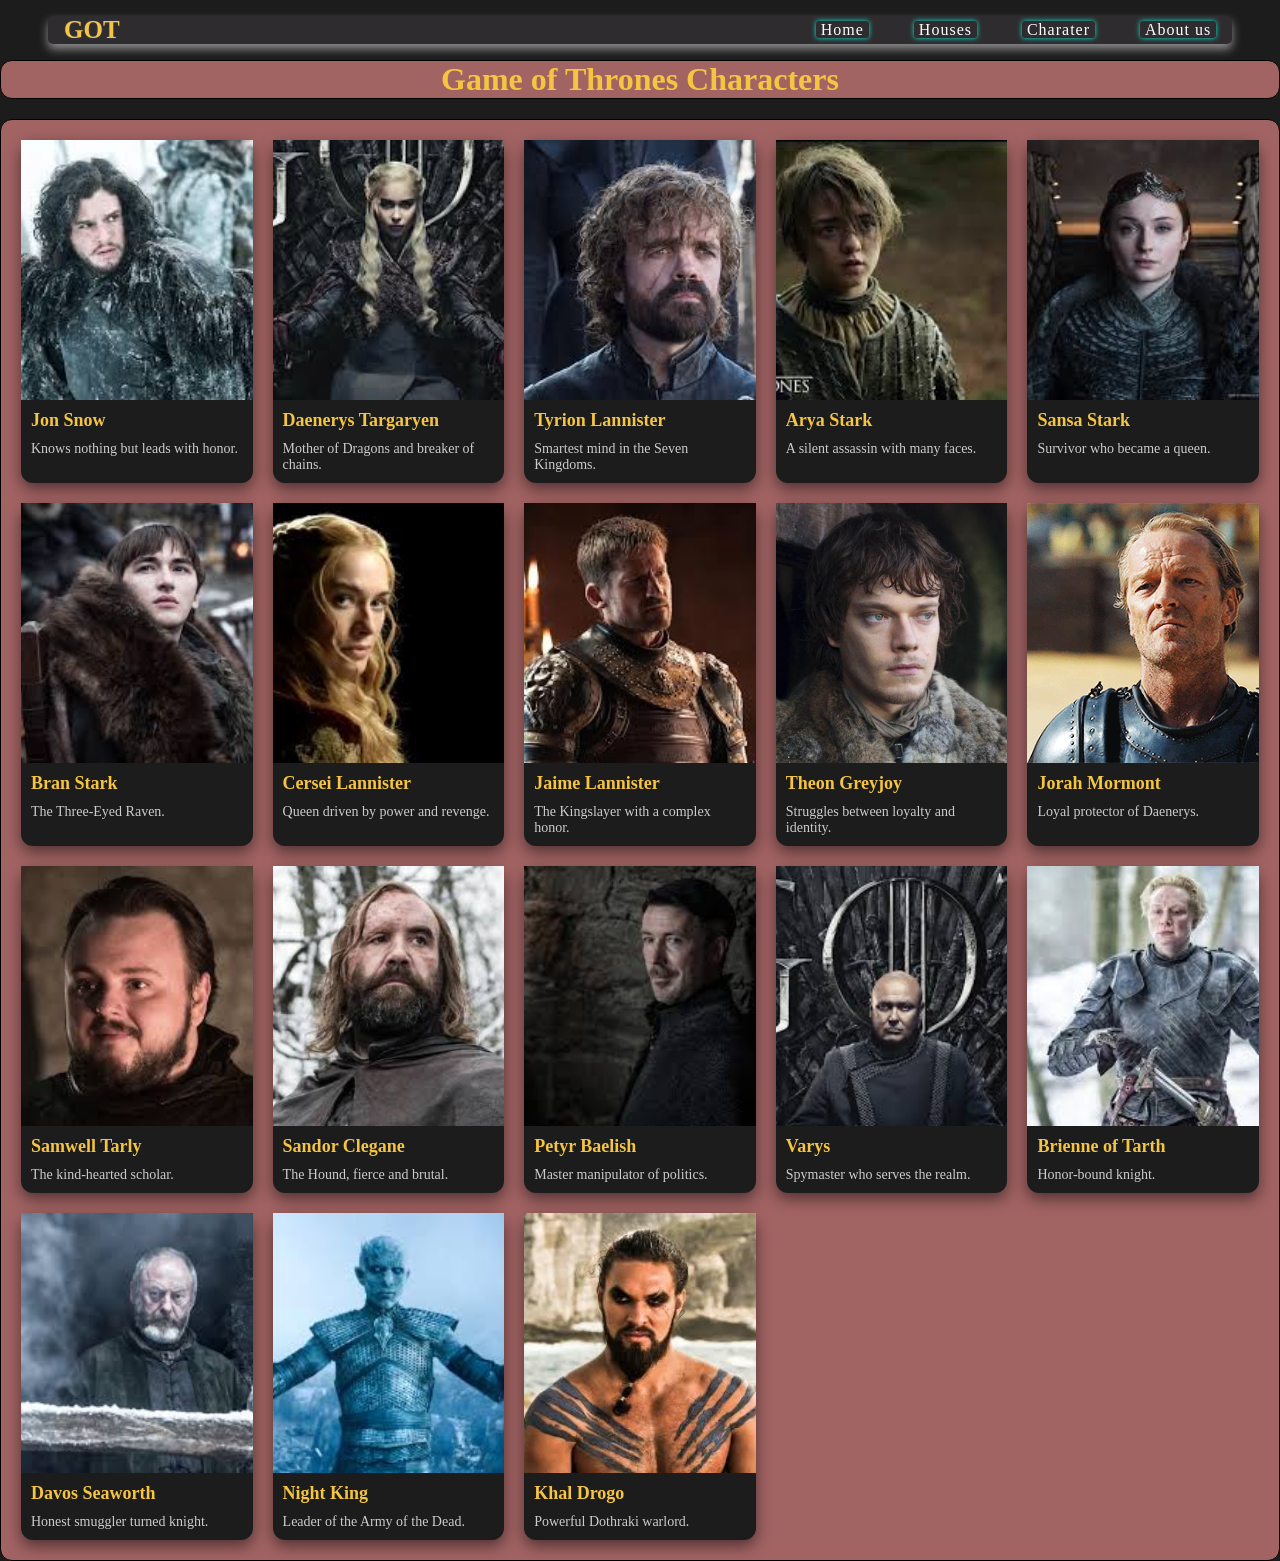
<file: charater.html>
<!DOCTYPE html>
<html lang="en">

<head>
  <meta charset="UTF-8">
  <title>Game of Thrones Characters</title>
  <link rel="stylesheet" href="./CSS/charater.css">
</head>

<body>
  <header>
        <nav>
            <div class="logo">GOT</div>
            <ul>
                <li><a href="./index.html">Home</a></li>
                <li><a href="./House.html">Houses</a></li>
                <li><a href="./charater.html">Charater</a></li>
                <li><a href="#">About us</a></li>
            </ul>
            <div class="nav-mob">
                <i class="ph-fill ph-dots-three-circle-vertical"></i>
            </div>
        </nav>
    </header>
  <h1>Game of Thrones Characters</h1>

  <div class="container">

    <div class="card">
      <img src="./ASSATS/Jon Snow.jpg" alt="">
      <h2>Jon Snow</h2>
      <p>Knows nothing but leads with honor.</p>
    </div>

    <div class="card">
      <img src="./ASSATS/Daenerys.jpg" alt="">
      <h2>Daenerys Targaryen</h2>
      <p>Mother of Dragons and breaker of chains.</p>
    </div>

    <div class="card">
      <img src="./ASSATS/Tyrion.jpg" alt="">
      <h2>Tyrion Lannister</h2>
      <p>Smartest mind in the Seven Kingdoms.</p>
    </div>

    <div class="card">
      <img src="./ASSATS/Arya Stark.jpg" alt="">
      <h2>Arya Stark</h2>
      <p>A silent assassin with many faces.</p>
    </div>

    <div class="card">
      <img src="./ASSATS/Sansa Stark.jpg" alt="">
      <h2>Sansa Stark</h2>
      <p>Survivor who became a queen.</p>
    </div>

    <div class="card">
      <img src="./ASSATS/Bran Stark.jpg" alt="">
      <h2>Bran Stark</h2>
      <p>The Three-Eyed Raven.</p>
    </div>

    <div class="card">
      <img src="./ASSATS/Cersei Lannister.jpg" alt="">
      <h2>Cersei Lannister</h2>
      <p>Queen driven by power and revenge.</p>
    </div>

    <div class="card">
      <img src="./ASSATS/Jaime Lannister.jpg" alt="">
      <h2>Jaime Lannister</h2>
      <p>The Kingslayer with a complex honor.</p>
    </div>

    <div class="card">
      <img src="./ASSATS/Theon Greyjoy.jpg" alt="">
      <h2>Theon Greyjoy</h2>
      <p>Struggles between loyalty and identity.</p>
    </div>

    <div class="card">
      <img src="./ASSATS/Jorah Mormont.gif" alt="">
      <h2>Jorah Mormont</h2>
      <p>Loyal protector of Daenerys.</p>
    </div>

    <div class="card">
      <img src="./ASSATS/Samwell Tarly.jpg" alt="">
      <h2>Samwell Tarly</h2>
      <p>The kind-hearted scholar.</p>
    </div>

    <div class="card">
      <img src="./ASSATS/Sandor Clegane.jpg" alt="">
      <h2>Sandor Clegane</h2>
      <p>The Hound, fierce and brutal.</p>
    </div>

    <div class="card">
      <img src="./ASSATS/Petyr Baelish.jpg" alt="">
      <h2>Petyr Baelish</h2>
      <p>Master manipulator of politics.</p>
    </div>

    <div class="card">
      <img src="./ASSATS/Varys.jpg" alt="">
      <h2>Varys</h2>
      <p>Spymaster who serves the realm.</p>
    </div>

    <div class="card">
      <img src="./ASSATS/Brienne of Tarth.jpg" alt="">
      <h2>Brienne of Tarth</h2>
      <p>Honor-bound knight.</p>
    </div>

    <div class="card">
      <img src="./ASSATS/Davos Seaworth.jpg" alt="">
      <h2>Davos Seaworth</h2>
      <p>Honest smuggler turned knight.</p>
    </div>

    <div class="card">
      <img src="./ASSATS/The Night King.jpg" alt="Night King">
      <h2>Night King</h2>
      <p>Leader of the Army of the Dead.</p>
    </div>

    <div class="card">
      <img src="./ASSATS/Khal Drogo.jpg" alt="Khal Drogo">
      <h2>Khal Drogo</h2>
      <p>Powerful Dothraki warlord.</p>
    </div>

  </div>
</body>

</html>
</file>
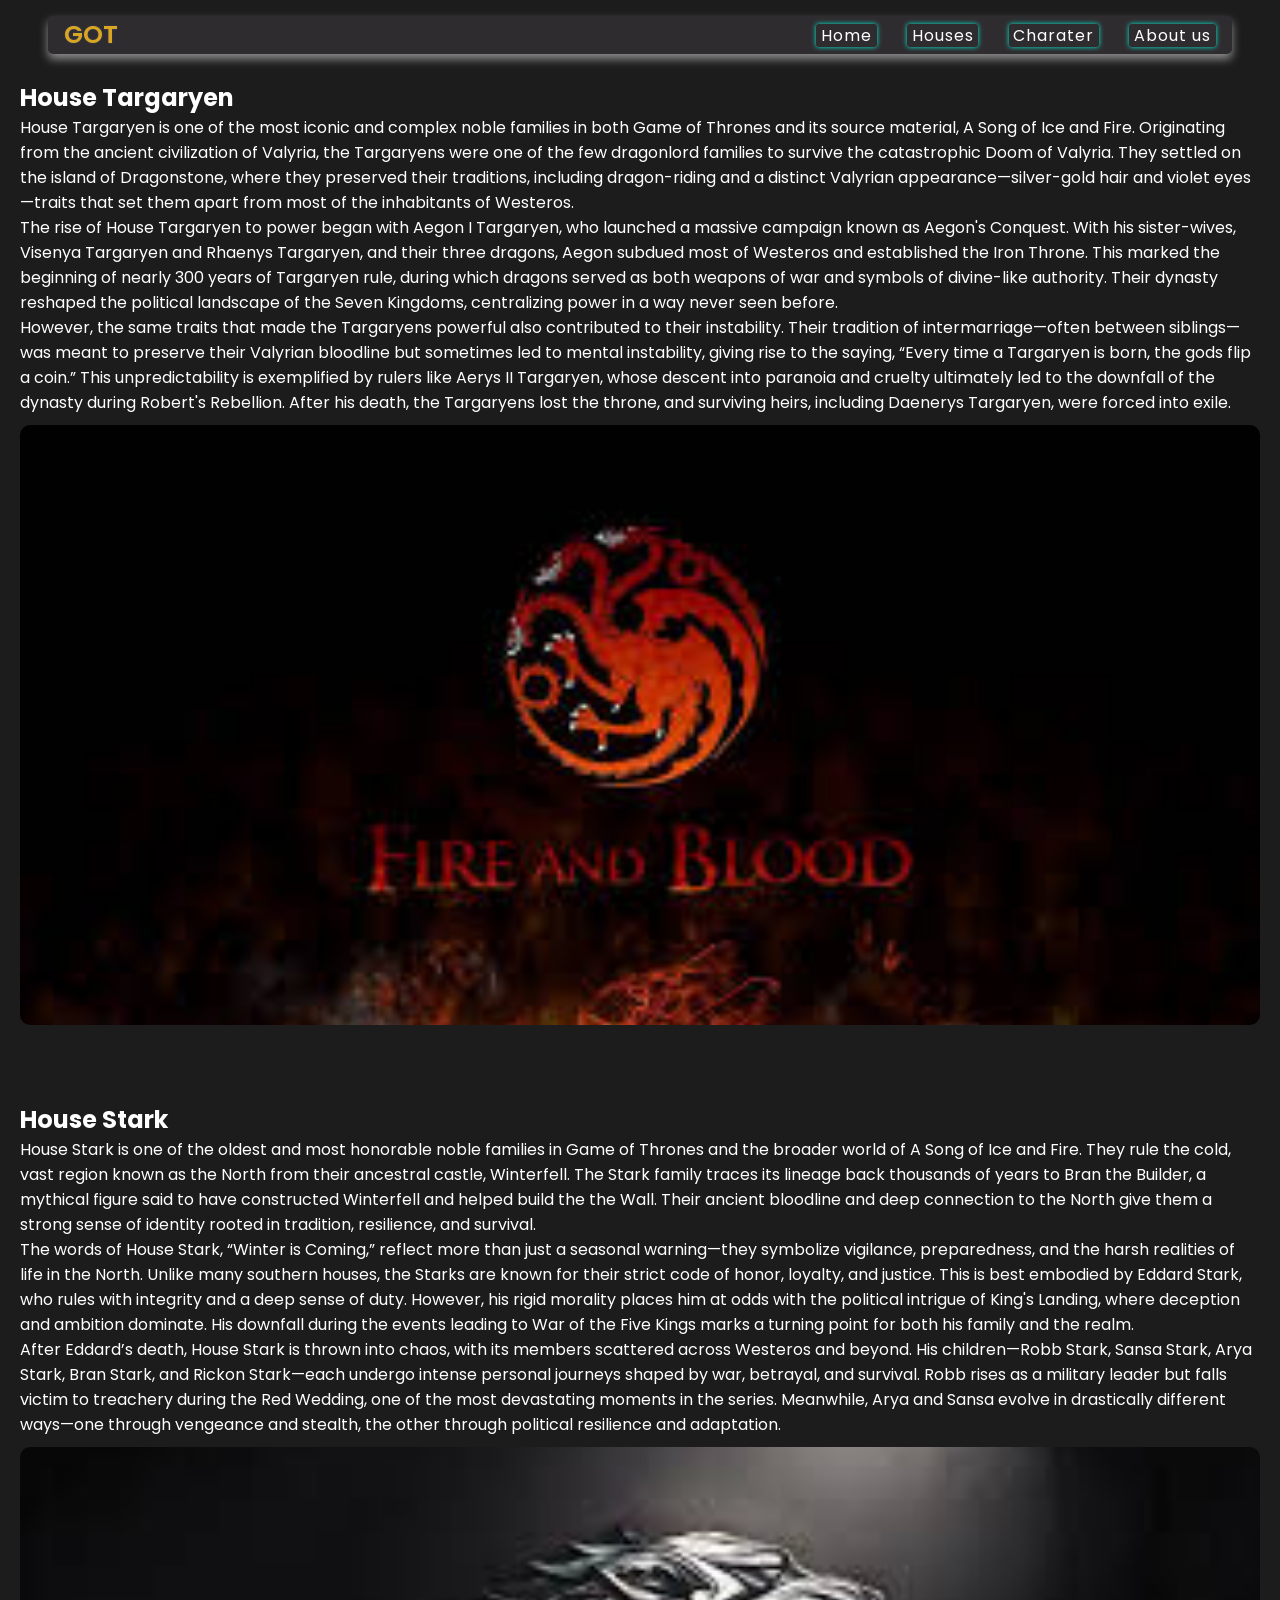
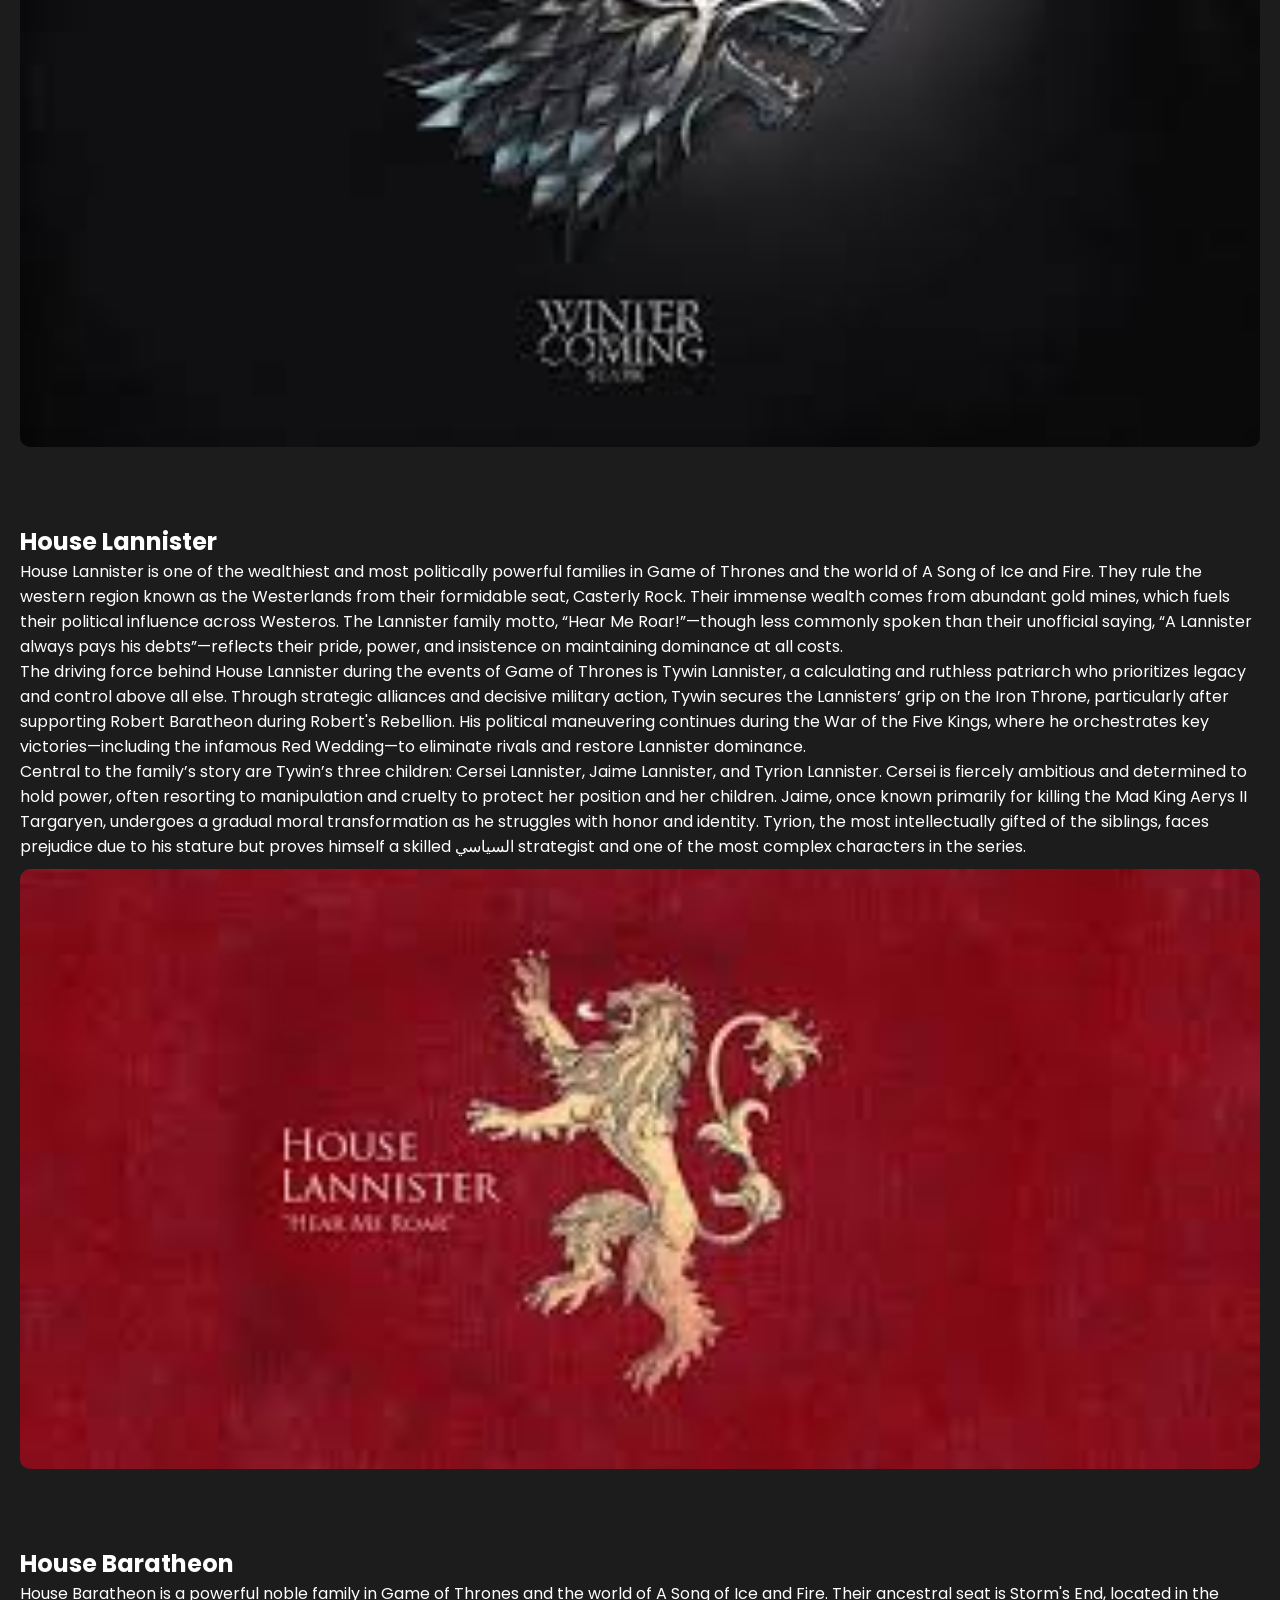
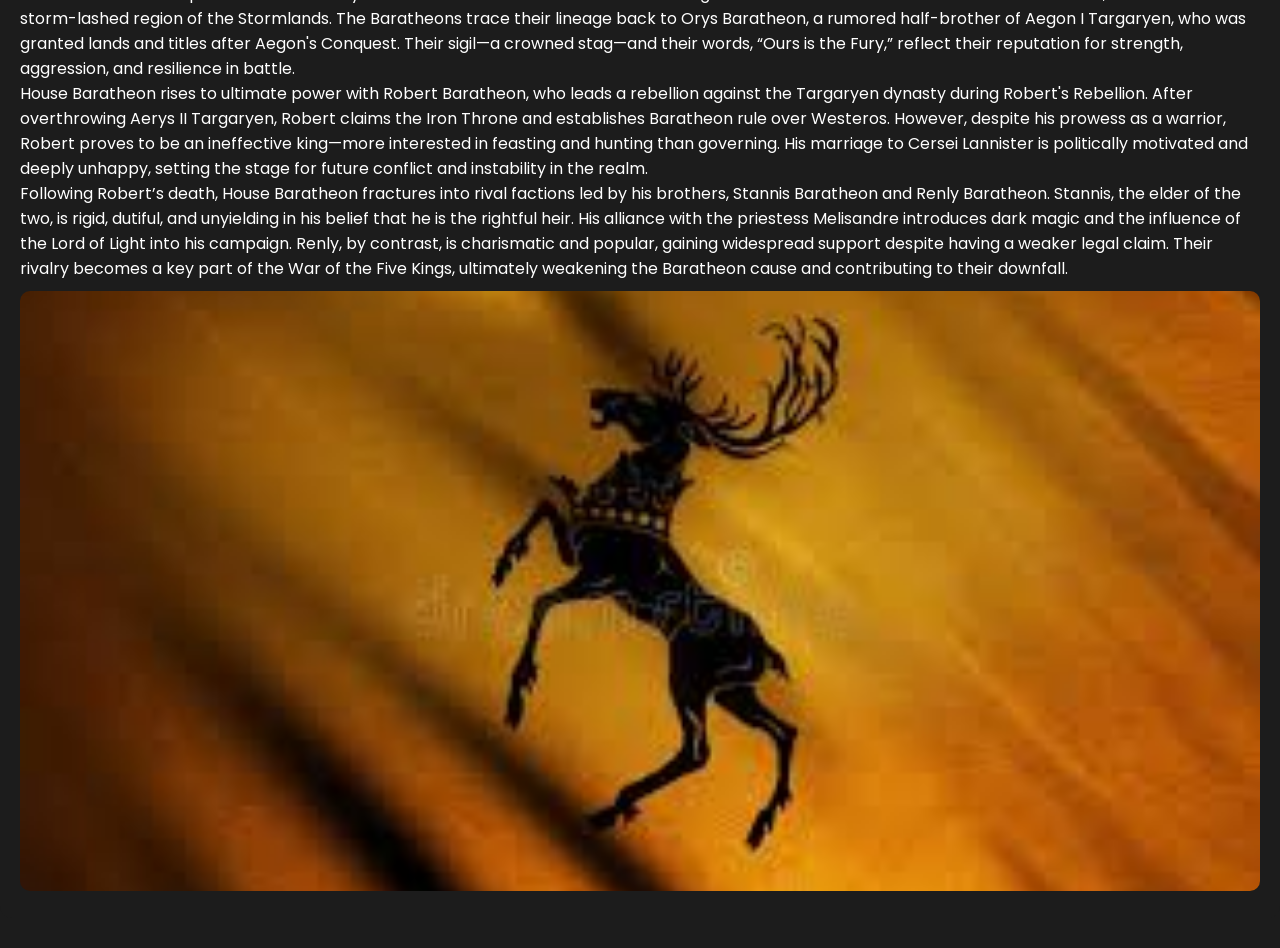
<file: House.html>
<!DOCTYPE html>
<html lang="en">

<head>
    <meta charset="UTF-8">
    <meta name="viewport" content="width=device-width, initial-scale=1.0">
    <title>Houses</title>
    <link rel="stylesheet" href="./CSS/House.css">
</head>

<body>
    <header>
        <nav>
            <div class="logo">GOT</div>
            <ul>
                <li><a href="./index.html">Home</a></li>
                <li><a href="./House.html">Houses</a></li>
                <li><a href="./charater.html">Charater</a></li>
                <li><a href="#">About us</a></li>
            </ul>
            <div class="nav-mob">
                <i class="ph-fill ph-dots-three-circle-vertical"></i>
            </div>
        </nav>
    </header>
    <section>
        <div class="House">
            <h1>House Targaryen</h1>
            <p>
                House Targaryen is one of the most iconic and complex noble families in both Game of Thrones and its
                source material, A Song of Ice and Fire. Originating from the ancient civilization of Valyria, the
                Targaryens were one of the few dragonlord families to survive the catastrophic Doom of Valyria. They
                settled on the island of Dragonstone, where they preserved their traditions, including dragon-riding
                and a distinct Valyrian appearance—silver-gold hair and violet eyes—traits that set them apart from
                most of the inhabitants of Westeros.
            </p>
            <p>
                The rise of House Targaryen to power began with Aegon I Targaryen, who launched a massive campaign
                known as Aegon's Conquest. With his sister-wives, Visenya Targaryen and Rhaenys Targaryen, and their
                three dragons, Aegon subdued most of Westeros and established the Iron Throne. This marked the
                beginning of nearly 300 years of Targaryen rule, during which dragons served as both weapons of war
                and symbols of divine-like authority. Their dynasty reshaped the political landscape of the Seven
                Kingdoms, centralizing power in a way never seen before.
            </p>
            <p>
                However, the same traits that made the Targaryens powerful also contributed to their instability.
                Their tradition of intermarriage—often between siblings—was meant to preserve their Valyrian
                bloodline but sometimes led to mental instability, giving rise to the saying, “Every time a
                Targaryen is born, the gods flip a coin.” This unpredictability is exemplified by rulers like Aerys
                II Targaryen, whose descent into paranoia and cruelty ultimately led to the downfall of the dynasty
                during Robert's Rebellion. After his death, the Targaryens lost the throne, and surviving heirs,
                including Daenerys Targaryen, were forced into exile.
            </p>
            <img src="./ASSATS/House-Targaryen.jpg" alt="">
        </div>
        <div class="House">
            <h1>House Stark</h1>

            <p>
                House Stark is one of the oldest and most honorable noble families in Game of Thrones and the
                broader world of A Song of Ice and Fire. They rule the cold, vast region known as the North from
                their ancestral castle, Winterfell. The Stark family traces its lineage back thousands of years to
                Bran the Builder, a mythical figure said to have constructed Winterfell and helped build the the
                Wall. Their ancient bloodline and deep connection to the North give them a strong sense of identity
                rooted in tradition, resilience, and survival.
            </p>

            <p>
                The words of House Stark, “Winter is Coming,” reflect more than just a seasonal warning—they
                symbolize vigilance, preparedness, and the harsh realities of life in the North. Unlike many
                southern houses, the Starks are known for their strict code of honor, loyalty, and justice. This is
                best embodied by Eddard Stark, who rules with integrity and a deep sense of duty. However, his rigid
                morality places him at odds with the political intrigue of King's Landing, where deception and
                ambition dominate. His downfall during the events leading to War of the Five Kings marks a turning
                point for both his family and the realm.
            </p>

            <p>
                After Eddard’s death, House Stark is thrown into chaos, with its members scattered across Westeros
                and beyond. His children—Robb Stark, Sansa Stark, Arya Stark, Bran Stark, and Rickon Stark—each
                undergo intense personal journeys shaped by war, betrayal, and survival. Robb rises as a military
                leader but falls victim to treachery during the Red Wedding, one of the most devastating moments in
                the series. Meanwhile, Arya and Sansa evolve in drastically different ways—one through vengeance and
                stealth, the other through political resilience and adaptation.
            </p>
            <img src="./ASSATS/house-Stark.jpg" alt="">
        </div>
        <div class="House">
            <h1>House Lannister</h1>
            <p>
                House Lannister is one of the wealthiest and most politically powerful families in Game of Thrones
                and the world of A Song of Ice and Fire. They rule the western region known as the Westerlands from
                their formidable seat, Casterly Rock. Their immense wealth comes from abundant gold mines, which
                fuels their political influence across Westeros. The Lannister family motto, “Hear Me Roar!”—though
                less commonly spoken than their unofficial saying, “A Lannister always pays his debts”—reflects
                their pride, power, and insistence on maintaining dominance at all costs.
            </p>

            <p>
                The driving force behind House Lannister during the events of Game of Thrones is Tywin Lannister, a
                calculating and ruthless patriarch who prioritizes legacy and control above all else. Through
                strategic alliances and decisive military action, Tywin secures the Lannisters’ grip on the Iron
                Throne, particularly after supporting Robert Baratheon during Robert's Rebellion. His political
                maneuvering continues during the War of the Five Kings, where he orchestrates key
                victories—including the infamous Red Wedding—to eliminate rivals and restore Lannister dominance.
            </p>

            <p>
                Central to the family’s story are Tywin’s three children: Cersei Lannister, Jaime Lannister, and
                Tyrion Lannister. Cersei is fiercely ambitious and determined to hold power, often resorting to
                manipulation and cruelty to protect her position and her children. Jaime, once known primarily for
                killing the Mad King Aerys II Targaryen, undergoes a gradual moral transformation as he struggles
                with honor and identity. Tyrion, the most intellectually gifted of the siblings, faces prejudice due
                to his stature but proves himself a skilled السياسي strategist and one of the most complex
                characters in the series.
            </p>
            <img src="./ASSATS/House Lannister.jpg" alt="">

        </div>
        <div class="House">
            <h1>House Baratheon</h1>

            <p>
                House Baratheon is a powerful noble family in Game of Thrones and the world of A Song of Ice and
                Fire. Their ancestral seat is Storm's End, located in the storm-lashed region of the Stormlands. The
                Baratheons trace their lineage back to Orys Baratheon, a rumored half-brother of Aegon I Targaryen,
                who was granted lands and titles after Aegon's Conquest. Their sigil—a crowned stag—and their words,
                “Ours is the Fury,” reflect their reputation for strength, aggression, and resilience in battle.
            </p>

            <p>
                House Baratheon rises to ultimate power with Robert Baratheon, who leads a rebellion against the
                Targaryen dynasty during Robert's Rebellion. After overthrowing Aerys II Targaryen, Robert claims
                the Iron Throne and establishes Baratheon rule over Westeros. However, despite his prowess as a
                warrior, Robert proves to be an ineffective king—more interested in feasting and hunting than
                governing. His marriage to Cersei Lannister is politically motivated and deeply unhappy, setting the
                stage for future conflict and instability in the realm.
            </p>

            <p>
                Following Robert’s death, House Baratheon fractures into rival factions led by his brothers, Stannis
                Baratheon and Renly Baratheon. Stannis, the elder of the two, is rigid, dutiful, and unyielding in
                his belief that he is the rightful heir. His alliance with the priestess Melisandre introduces dark
                magic and the influence of the Lord of Light into his campaign. Renly, by contrast, is charismatic
                and popular, gaining widespread support despite having a weaker legal claim. Their rivalry becomes a
                key part of the War of the Five Kings, ultimately weakening the Baratheon cause and contributing to
                their downfall.
            </p>
            <img src="./ASSATS/House-Baratheon.jpg" alt="">
        </div>
    </section>
</body>

</html>
</file>
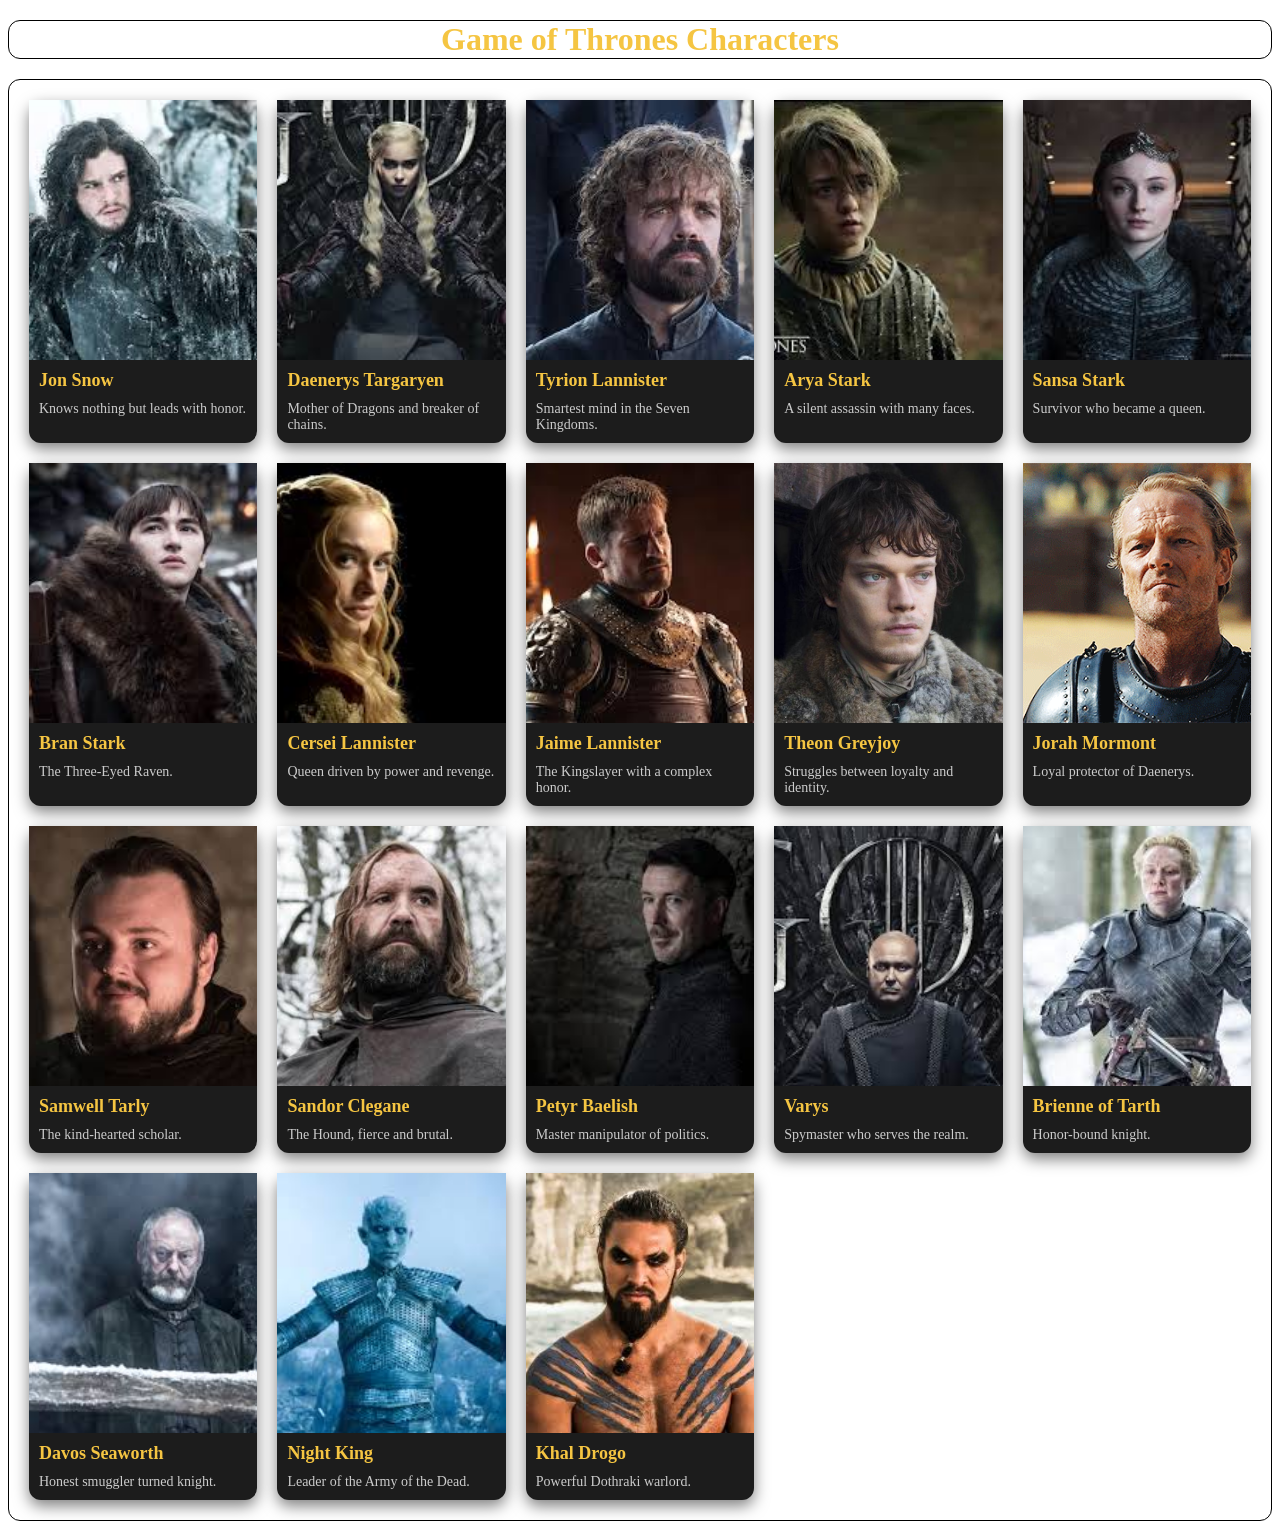
<file: PAGES/charater.html>
<!DOCTYPE html>
<html lang="en">
<head>
  <meta charset="UTF-8">
  <title>Game of Thrones Characters</title>
  <link rel="stylesheet" href="./charater.css">
</head>
<body>

  <h1>Game of Thrones Characters</h1>

  <div class="container">

    <div class="card">
      <img src="./ASSATS/Jon Snow.jpg" alt="">
      <h2>Jon Snow</h2>
      <p>Knows nothing but leads with honor.</p>
    </div>

    <div class="card">
      <img src="./ASSATS/Daenerys.jpg" alt="">
      <h2>Daenerys Targaryen</h2>
      <p>Mother of Dragons and breaker of chains.</p>
    </div>

    <div class="card">
      <img src="./ASSATS/Tyrion.jpg" alt="">
      <h2>Tyrion Lannister</h2>
      <p>Smartest mind in the Seven Kingdoms.</p>
    </div>

    <div class="card">
      <img src="./ASSATS/Arya Stark.jpg" alt="">
      <h2>Arya Stark</h2>
      <p>A silent assassin with many faces.</p>
    </div>

    <div class="card">
      <img src="./ASSATS/Sansa Stark.jpg" alt="">
      <h2>Sansa Stark</h2>
      <p>Survivor who became a queen.</p>
    </div>

    <div class="card">
      <img src="./ASSATS/Bran Stark.jpg" alt="">
      <h2>Bran Stark</h2>
      <p>The Three-Eyed Raven.</p>
    </div>

    <div class="card">
      <img src="./ASSATS/Cersei Lannister.jpg" alt="">
      <h2>Cersei Lannister</h2>
      <p>Queen driven by power and revenge.</p>
    </div>

    <div class="card">
      <img src="./ASSATS/Jaime Lannister.jpg" alt="">
      <h2>Jaime Lannister</h2>
      <p>The Kingslayer with a complex honor.</p>
    </div>

    <div class="card">
      <img src="./ASSATS/Theon Greyjoy.jpg" alt="">
      <h2>Theon Greyjoy</h2>
      <p>Struggles between loyalty and identity.</p>
    </div>

    <div class="card">
      <img src="./ASSATS/Jorah Mormont.gif" alt="">
      <h2>Jorah Mormont</h2>
      <p>Loyal protector of Daenerys.</p>
    </div>

    <div class="card">
      <img src="./ASSATS/Samwell Tarly.jpg" alt="">
      <h2>Samwell Tarly</h2>
      <p>The kind-hearted scholar.</p>
    </div>

    <div class="card">
      <img src="./ASSATS/Sandor Clegane.jpg" alt="">
      <h2>Sandor Clegane</h2>
      <p>The Hound, fierce and brutal.</p>
    </div>

    <div class="card">
      <img src="./ASSATS/Petyr Baelish.jpg" alt="">
      <h2>Petyr Baelish</h2>
      <p>Master manipulator of politics.</p>
    </div>

    <div class="card">
      <img src="./ASSATS/Varys.jpg" alt="">
      <h2>Varys</h2>
      <p>Spymaster who serves the realm.</p>
    </div>

    <div class="card">
      <img src="./ASSATS/Brienne of Tarth.jpg" alt="">
      <h2>Brienne of Tarth</h2>
      <p>Honor-bound knight.</p>
    </div>

    <div class="card">
      <img src="./ASSATS/Davos Seaworth.jpg" alt="">
      <h2>Davos Seaworth</h2>
      <p>Honest smuggler turned knight.</p>
    </div>

    <div class="card">
      <img src="./ASSATS/The Night King.jpg" alt="Night King">
      <h2>Night King</h2>
      <p>Leader of the Army of the Dead.</p>
    </div>

    <div class="card">
      <img src="./ASSATS/Khal Drogo.jpg" alt="Khal Drogo">
      <h2>Khal Drogo</h2>
      <p>Powerful Dothraki warlord.</p>
    </div>

  </div>

</body>
</html>
</file>
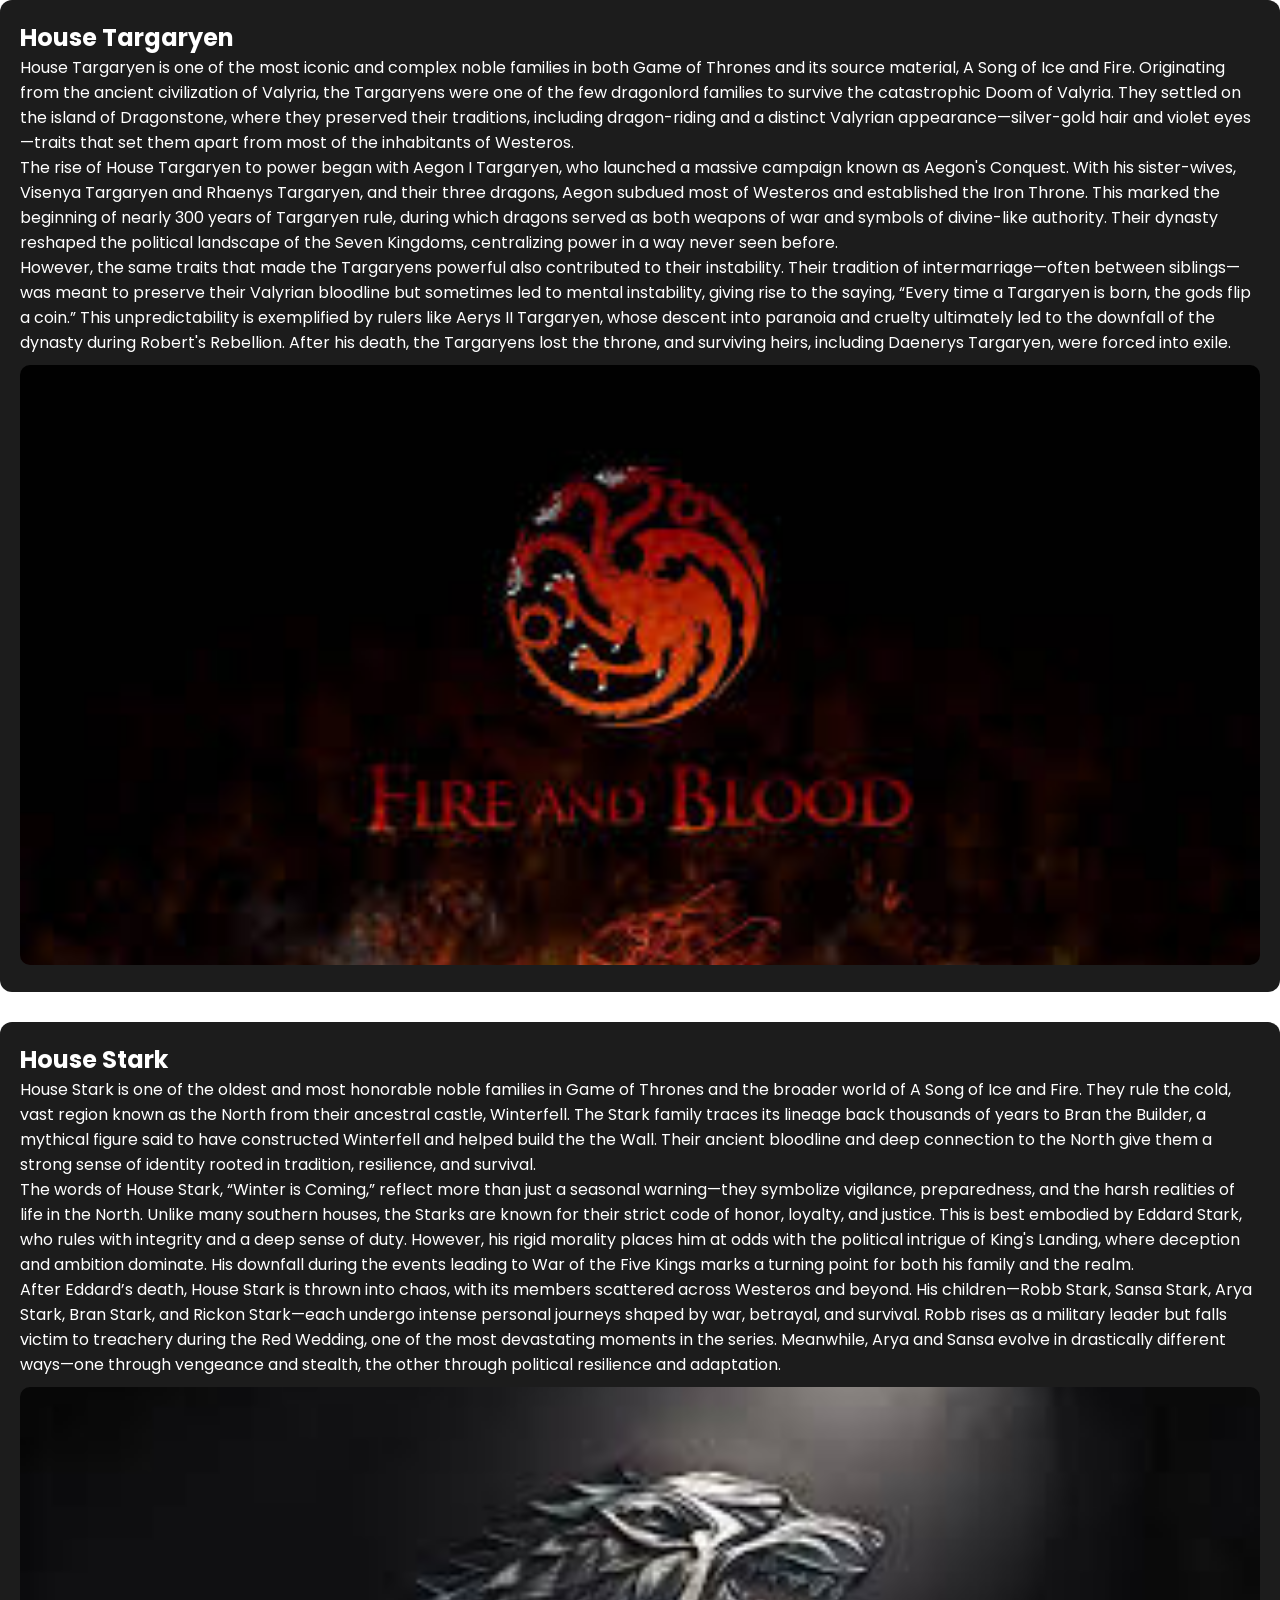
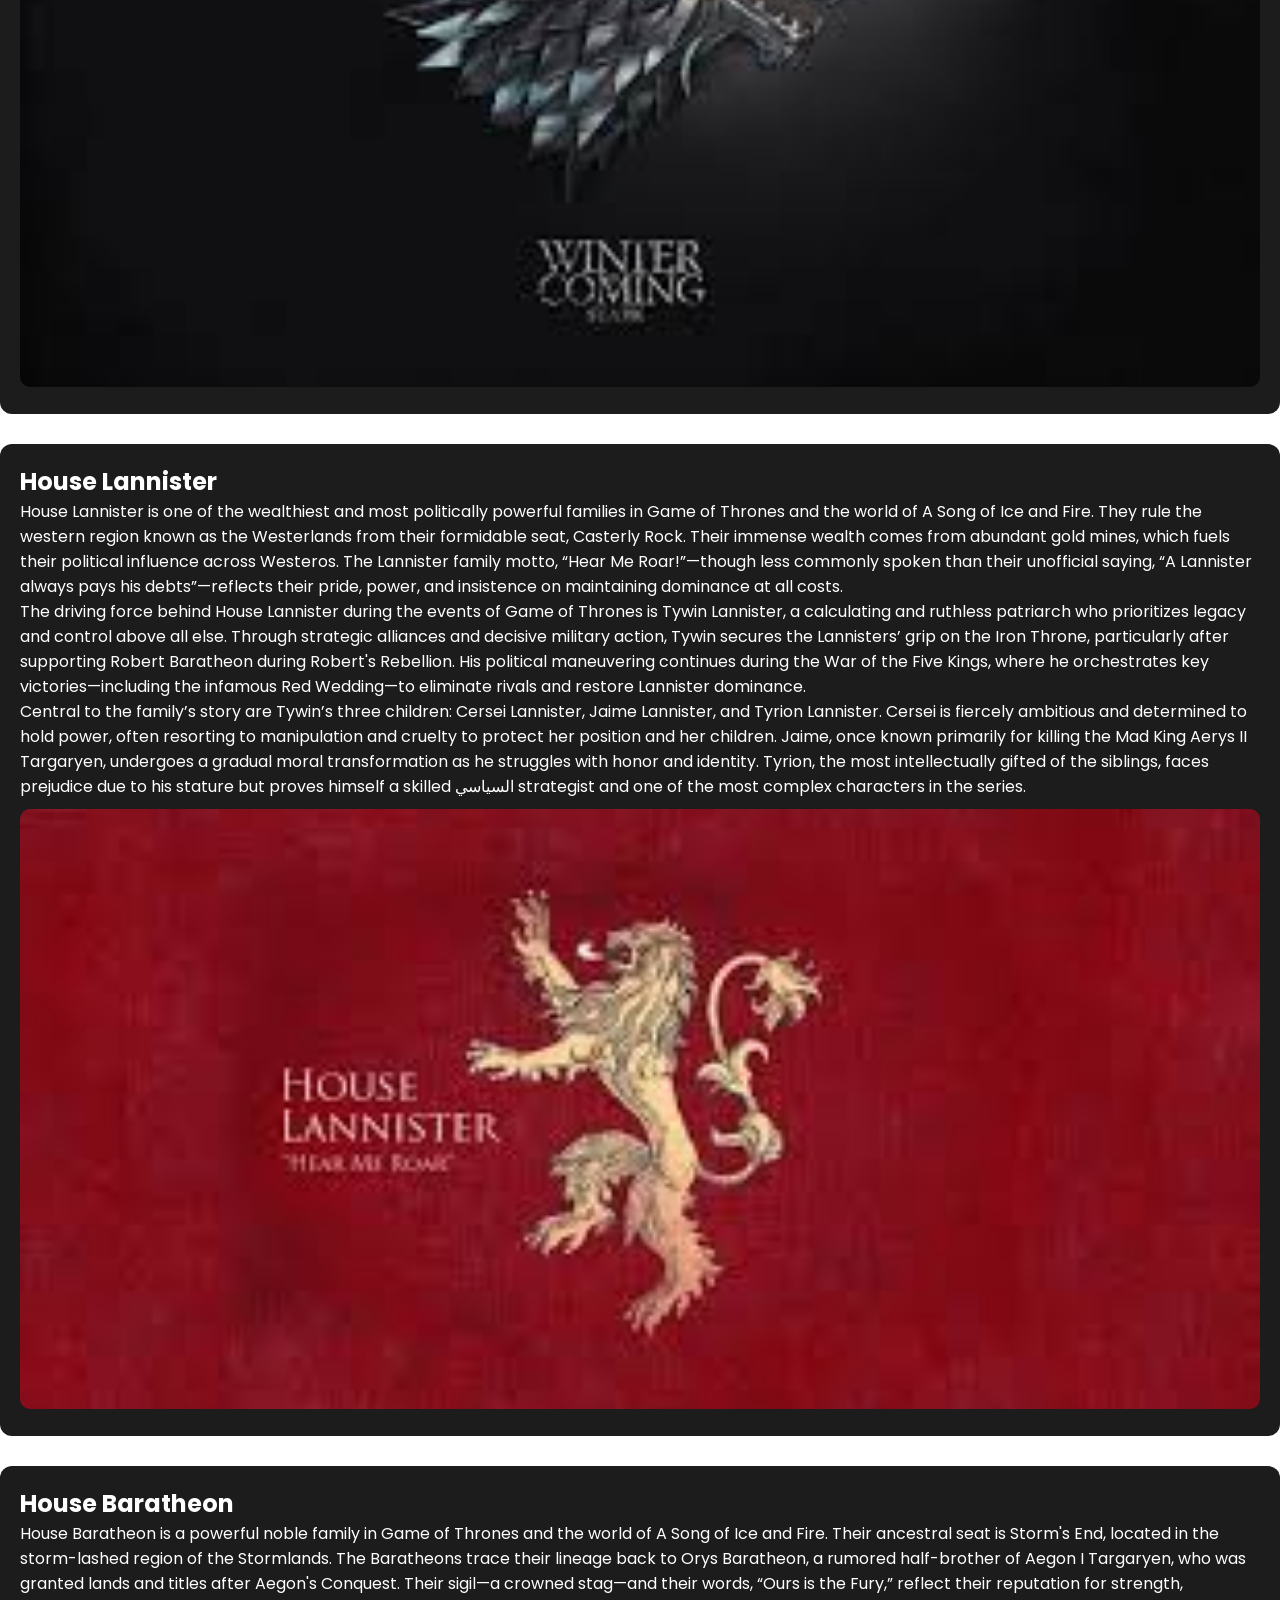
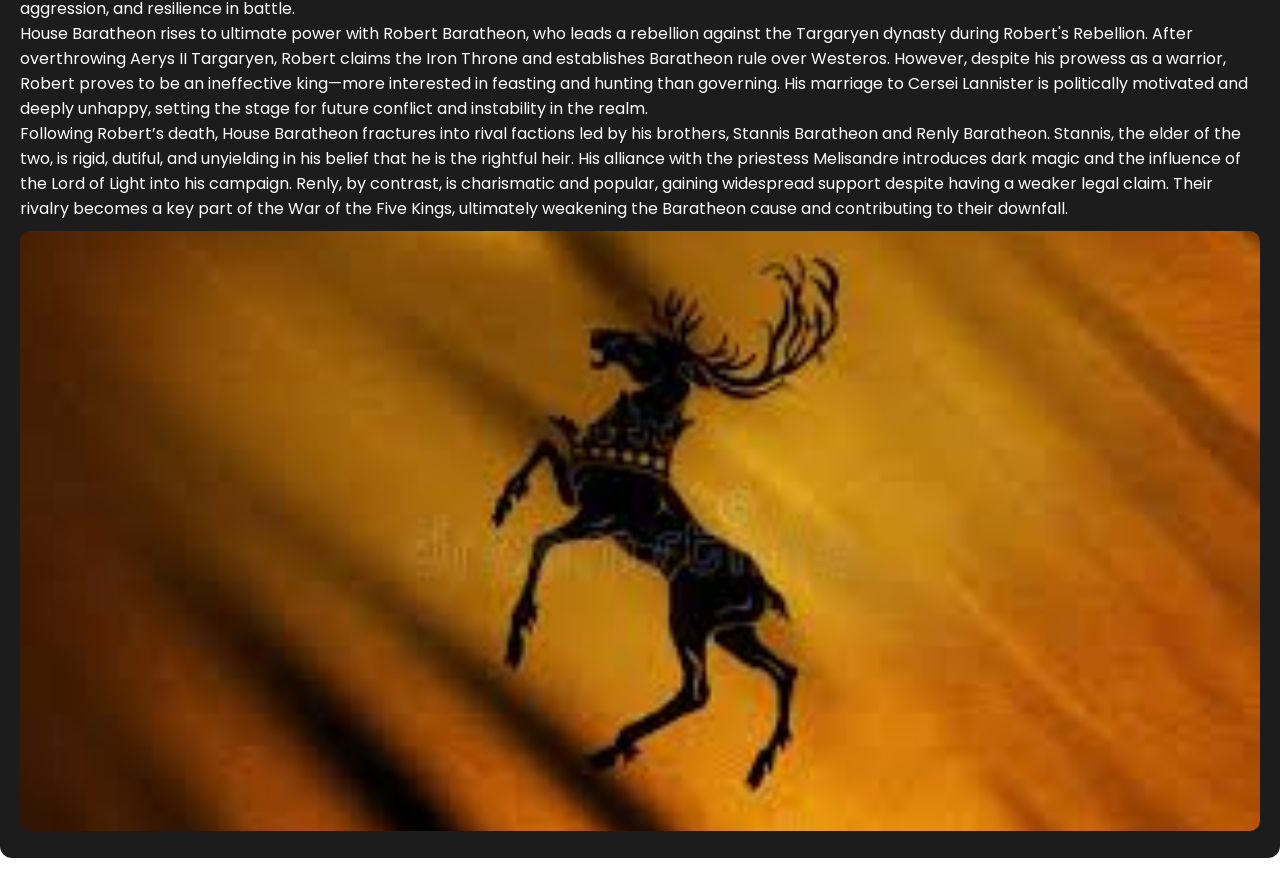
<file: PAGES/House.html>
<!DOCTYPE html>
<html lang="en">

<head>
    <meta charset="UTF-8">
    <meta name="viewport" content="width=device-width, initial-scale=1.0">
    <title>Houses</title>
    <link rel="stylesheet" href="./House.css">
</head>

<body>
    <section>
        <div class="House">
            <h1>House Targaryen</h1>
            <p>
               House Targaryen is one of the most iconic and complex noble families in both Game of Thrones and its source material, A Song of Ice and Fire. Originating from the ancient civilization of Valyria, the Targaryens were one of the few dragonlord families to survive the catastrophic Doom of Valyria. They settled on the island of Dragonstone, where they preserved their traditions, including dragon-riding and a distinct Valyrian appearance—silver-gold hair and violet eyes—traits that set them apart from most of the inhabitants of Westeros.
            </p>
            <p>
                The rise of House Targaryen to power began with Aegon I Targaryen, who launched a massive campaign known as Aegon's Conquest. With his sister-wives, Visenya Targaryen and Rhaenys Targaryen, and their three dragons, Aegon subdued most of Westeros and established the Iron Throne. This marked the beginning of nearly 300 years of Targaryen rule, during which dragons served as both weapons of war and symbols of divine-like authority. Their dynasty reshaped the political landscape of the Seven Kingdoms, centralizing power in a way never seen before.
            </p>
            <p>
               However, the same traits that made the Targaryens powerful also contributed to their instability. Their tradition of intermarriage—often between siblings—was meant to preserve their Valyrian bloodline but sometimes led to mental instability, giving rise to the saying, “Every time a Targaryen is born, the gods flip a coin.” This unpredictability is exemplified by rulers like Aerys II Targaryen, whose descent into paranoia and cruelty ultimately led to the downfall of the dynasty during Robert's Rebellion. After his death, the Targaryens lost the throne, and surviving heirs, including Daenerys Targaryen, were forced into exile.
            </p>
            <img src="./ASSATS/House-Targaryen.jpg" alt="">
        </div>
        <div class="House">
            <h1>House Stark</h1>

            <p>
                House Stark is one of the oldest and most honorable noble families in Game of Thrones and the broader world of A Song of Ice and Fire. They rule the cold, vast region known as the North from their ancestral castle, Winterfell. The Stark family traces its lineage back thousands of years to Bran the Builder, a mythical figure said to have constructed Winterfell and helped build the the Wall. Their ancient bloodline and deep connection to the North give them a strong sense of identity rooted in tradition, resilience, and survival.
            </p>

            <p>
                The words of House Stark, “Winter is Coming,” reflect more than just a seasonal warning—they symbolize vigilance, preparedness, and the harsh realities of life in the North. Unlike many southern houses, the Starks are known for their strict code of honor, loyalty, and justice. This is best embodied by Eddard Stark, who rules with integrity and a deep sense of duty. However, his rigid morality places him at odds with the political intrigue of King's Landing, where deception and ambition dominate. His downfall during the events leading to War of the Five Kings marks a turning point for both his family and the realm.
            </p>

            <p>
               After Eddard’s death, House Stark is thrown into chaos, with its members scattered across Westeros and beyond. His children—Robb Stark, Sansa Stark, Arya Stark, Bran Stark, and Rickon Stark—each undergo intense personal journeys shaped by war, betrayal, and survival. Robb rises as a military leader but falls victim to treachery during the Red Wedding, one of the most devastating moments in the series. Meanwhile, Arya and Sansa evolve in drastically different ways—one through vengeance and stealth, the other through political resilience and adaptation.
            </p>
            <img src="./ASSATS/house-Stark.jpg" alt="">
        </div>
        <div class="House">
            <h1>House Lannister</h1>
            <p>
                House Lannister is one of the wealthiest and most politically powerful families in Game of Thrones and the world of A Song of Ice and Fire. They rule the western region known as the Westerlands from their formidable seat, Casterly Rock. Their immense wealth comes from abundant gold mines, which fuels their political influence across Westeros. The Lannister family motto, “Hear Me Roar!”—though less commonly spoken than their unofficial saying, “A Lannister always pays his debts”—reflects their pride, power, and insistence on maintaining dominance at all costs.
            </p>

            <p>
               The driving force behind House Lannister during the events of Game of Thrones is Tywin Lannister, a calculating and ruthless patriarch who prioritizes legacy and control above all else. Through strategic alliances and decisive military action, Tywin secures the Lannisters’ grip on the Iron Throne, particularly after supporting Robert Baratheon during Robert's Rebellion. His political maneuvering continues during the War of the Five Kings, where he orchestrates key victories—including the infamous Red Wedding—to eliminate rivals and restore Lannister dominance.
            </p>

            <p>
                Central to the family’s story are Tywin’s three children: Cersei Lannister, Jaime Lannister, and Tyrion Lannister. Cersei is fiercely ambitious and determined to hold power, often resorting to manipulation and cruelty to protect her position and her children. Jaime, once known primarily for killing the Mad King Aerys II Targaryen, undergoes a gradual moral transformation as he struggles with honor and identity. Tyrion, the most intellectually gifted of the siblings, faces prejudice due to his stature but proves himself a skilled السياسي strategist and one of the most complex characters in the series.
            </p>
            <img src="./ASSATS/House Lannister.jpg" alt="">

        </div>
        <div class="House">
            <h1>House Baratheon</h1>

            <p>
                House Baratheon is a powerful noble family in Game of Thrones and the world of A Song of Ice and Fire. Their ancestral seat is Storm's End, located in the storm-lashed region of the Stormlands. The Baratheons trace their lineage back to Orys Baratheon, a rumored half-brother of Aegon I Targaryen, who was granted lands and titles after Aegon's Conquest. Their sigil—a crowned stag—and their words, “Ours is the Fury,” reflect their reputation for strength, aggression, and resilience in battle.
            </p>

            <p>
                House Baratheon rises to ultimate power with Robert Baratheon, who leads a rebellion against the Targaryen dynasty during Robert's Rebellion. After overthrowing Aerys II Targaryen, Robert claims the Iron Throne and establishes Baratheon rule over Westeros. However, despite his prowess as a warrior, Robert proves to be an ineffective king—more interested in feasting and hunting than governing. His marriage to Cersei Lannister is politically motivated and deeply unhappy, setting the stage for future conflict and instability in the realm.
            </p>

            <p>
                Following Robert’s death, House Baratheon fractures into rival factions led by his brothers, Stannis Baratheon and Renly Baratheon. Stannis, the elder of the two, is rigid, dutiful, and unyielding in his belief that he is the rightful heir. His alliance with the priestess Melisandre introduces dark magic and the influence of the Lord of Light into his campaign. Renly, by contrast, is charismatic and popular, gaining widespread support despite having a weaker legal claim. Their rivalry becomes a key part of the War of the Five Kings, ultimately weakening the Baratheon cause and contributing to their downfall.
            </p>
            <img src="./ASSATS/House-Baratheon.jpg" alt="">
        </div>
    </section>

</body>

</html>
</file>
<file: CSS/charater.css>
:root {
  --golden: #f5c542;
  --text: #ccc;
  --bg-color: #1c1c1c;
  --border: 1px solid black;
  --white: #ffffff;
  --golden-h: goldenrod;
}

* {
  margin: 0;
  padding: 0;
  box-sizing: border-box;
}

header {
    position: fixed;
    top: 1rem;
    width: 100%;
    padding: 0 3rem;
    z-index: 999;
    
}

nav {
    border-radius: 5px;
    display: flex;
    align-items: center;
    justify-content: space-between;
    padding: 0 1rem;
    color: var(--white);
    box-shadow: 0px 5px 10px rgba(255, 255, 255, 0.5);
    background-color: #2f2c2f;
}

nav .logo {
    font-size: 25px;
    font-weight: 600;
    color: var(--golden);
    text-shadow: 0 0 2px rgba(64, 78, 124, 0.832);
}

nav ul {
    list-style-type: none;
    display: flex;
    justify-content: space-between;
    align-items: center;
    height: 100%;
    width: 25rem;
    letter-spacing: 1px;
}

nav ul a {
    text-decoration: none;
    color: var(--white);
    border-radius: 3px;
    padding: 0 0.3rem;
    box-shadow: 0 0 5px rgba(0, 255, 229, 0.945);
}

:hover a {
    cursor: pointer;
}

.nav-mob {
    display: none;
}

@media (max-width:780px) {

    header {
        padding: 0 1rem;
    }

    nav {
        padding: 0 0.5rem;
    }

    nav ul {
        width: 25rem;
    }

}

@media (max-width:640px) {

    nav ul {
        display: none;
    }

    .nav-mob {
        display: block;
        font-size: 1.5rem;
    }
}

body {
  min-height: 100vh;
  width: 100%;
  margin-top: 60px;
  background-color: var(--bg-color);
}

h1 {
  text-align: center;
  margin: 20px 0;
  font-size: 32px;
  color: var(--golden);
  border: var(--border);
  border-radius: 12px;
  background-color: rgb(162, 99, 99);
}

.container {
  display: grid;
  grid-template-columns: repeat(auto-fit, minmax(220px, 1fr));
  gap: 20px;
  padding: 20px;
  border-radius: 12px;
  border: var(--border);
  background-color: rgb(162, 99, 99);
}

.card {
  background: var(--bg-color);
  border-radius: 12px;
  box-shadow: 0 6px 15px rgba(0, 0, 0, 0.5);
  transition: transform 0.3s ease;
}

.card:hover {
  transform: translateY(-10px);
}

.card img {
  width: 100%;
  height: 260px;
  object-fit: cover;
  display: block;
}

.card h2 {
  margin: 10px;
  font-size: 18px;
  color: var(--golden);
}

.card p {
  margin: 10px;
  font-size: 14px;
  color: var(--text);
}
</file>
<file: CSS/House.css>
@import url('https://fonts.googleapis.com/css2?family=Poppins:ital,wght@0,100;0,200;0,300;0,400;0,500;0,600;0,700;0,800;0,900;1,100;1,200;1,300;1,400;1,500;1,600;1,700;1,800;1,900&display=swap');

:root { 
    --text: #ffffff;
    --bg-color: #1c1c1c;
    --white: #ffffff;
    --golden: goldenrod;

}

* {
    margin: 0;
    padding: 0;
    box-sizing: border-box;
    font-family: "Poppins", sans-serif;
    color: var(--text);
}

header {
    position: fixed;
    top: 1rem;
    width: 100%;
    padding: 0 3rem;
    z-index: 999;
    
}

nav {
    border-radius: 5px;
    display: flex;
    align-items: center;
    justify-content: space-between;
    padding: 0 1rem;
    color: var(--white);
    box-shadow: 0px 5px 10px rgba(255, 255, 255, 0.5);
    background-color: #2f2c2f;
}

nav .logo {
    font-size: 25px;
    font-weight: 600;
    color: var(--golden);
    text-shadow: 0 0 2px rgba(64, 78, 124, 0.832);
}

nav ul {
    list-style-type: none;
    display: flex;
    justify-content: space-between;
    align-items: center;
    height: 100%;
    width: 25rem;
    letter-spacing: 1px;
}

nav ul a {
    text-decoration: none;
    color: var(--white);
    border-radius: 3px;
    padding: 0 0.3rem;
    box-shadow: 0 0 5px rgba(0, 255, 229, 0.945);
}

:hover a {
    cursor: pointer;
}

.nav-mob {
    display: none;
}

@media (max-width:780px) {

    header {
        padding: 0 1rem;
    }

    nav {
        padding: 0 0.5rem;
    }

    nav ul {
        width: 25rem;
    }

}

@media (max-width:640px) {

    nav ul {
        display: none;
    }

    .nav-mob {
        display: block;
        font-size: 1.5rem;
    }
}

body {
    min-height: 100vh;
    width: 100%;
    margin-top: 60px;
    background-color: var(--bg-color);
}

.House {   
    background: var(--bg-color);
    margin-bottom: 30px;
    padding: 20px;
    border-radius: 12px;
}
.House img {
    width: 100%;
    object-fit: cover;
    height: 600px;
    border-radius: 10px;
    margin-top: 10px;
}
</file>
<file: PAGES/charater.css>
:root {
  --golden: #f5c542;
  --text: #ccc;
  --bg-color: #1c1c1c;
  --border: 1px solid black;
}

h1 {
  text-align: center;
  margin: 20px 0;
  font-size: 32px;
  color: var(--golden);
  border: var(--border);
  border-radius: 12px;
}

.container {
  display: grid;
  grid-template-columns: repeat(auto-fit, minmax(220px, 1fr));
  gap: 20px;
  padding: 20px;
  border-radius: 12px;
  border: var(--border);
}
.card {
  background: var(--bg-color);
  border-radius: 12px;
  box-shadow: 0 6px 15px rgba(0, 0, 0, 0.5);
  transition: transform 0.3s ease;
}

.card:hover {
  transform: translateY(-10px);
}

.card img {
  width: 100%;
  height: 260px;
  object-fit: cover;
  display: block;
}

.card h2 {
  margin: 10px;
  font-size: 18px;
  color: var(--golden);
}

.card p {
  margin: 10px;
  font-size: 14px;
  color: var(--text);
}
</file>
<file: PAGES/House.css>
@import url('https://fonts.googleapis.com/css2?family=Poppins:ital,wght@0,100;0,200;0,300;0,400;0,500;0,600;0,700;0,800;0,900;1,100;1,200;1,300;1,400;1,500;1,600;1,700;1,800;1,900&display=swap');

:root { 
    --text: #ffffff;
    --bg-color: #1c1c1c;
}

* {
    margin: 0;
    padding: 0;
    box-sizing: border-box;
    font-family: "Poppins", sans-serif;
}

body {
    background: #ffffff;
    color: var(--text);
}

.House {   
    background: var(--bg-color);
    margin-bottom: 30px;
    padding: 20px;
    border-radius: 12px;
}
.House img {
    width: 100%;
    object-fit: cover;
    height: 600px;
    border-radius: 10px;
    margin-top: 10px;
}
</file>
